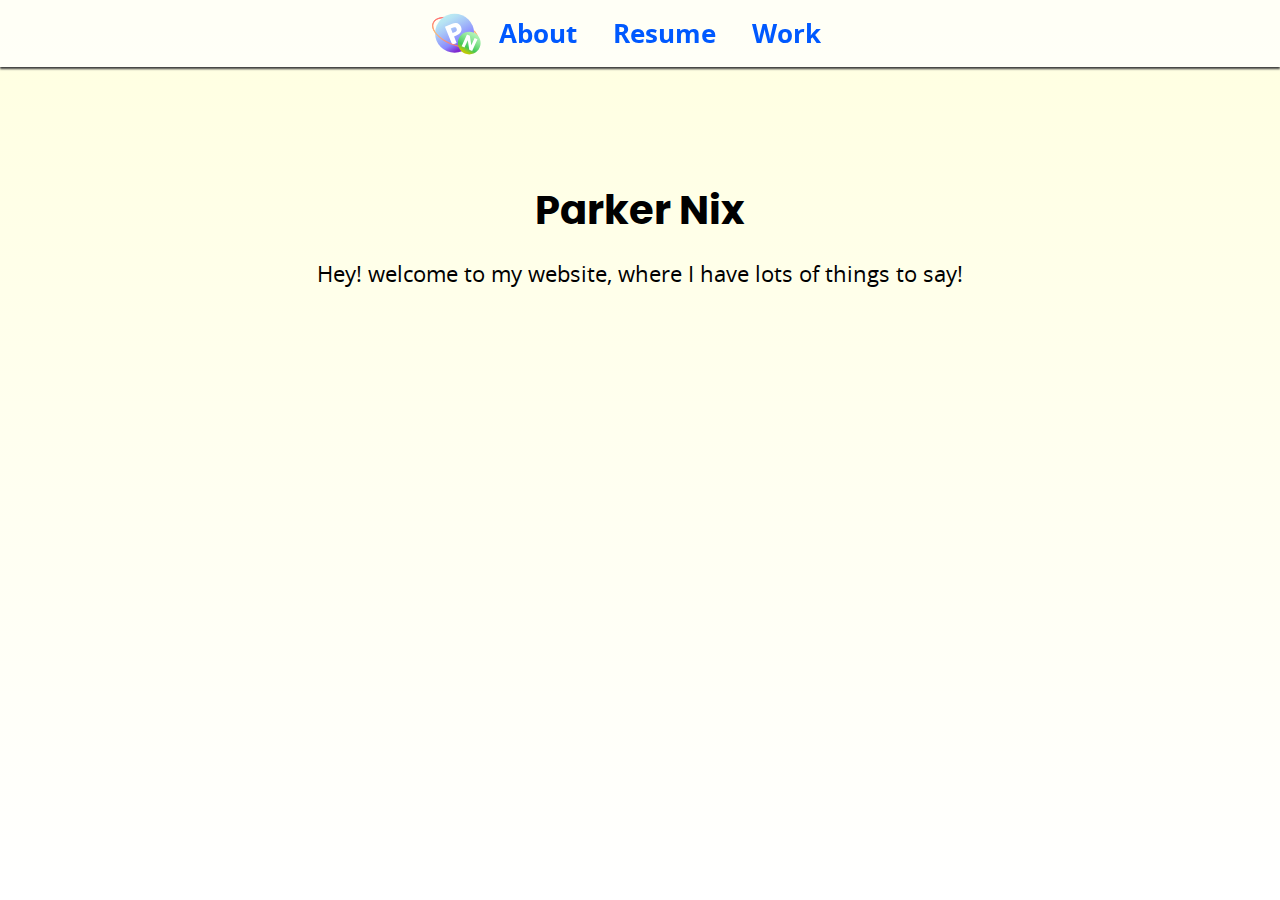
<file: index.html>
<!DOCTYPE html>
<head>
    <link rel= "Normalizer" href= "css/normalizer.css"/>
    <link rel= "stylesheet" href= "css/stylesheetresume.css"/>
    <link rel= "icon" type="image/x-icon" href="images/favicon.png">
    <meta name="viewport" content="width=device-width, initial-scale=1.0">
    <meta charset="UTF-8">
    <title>Home</title>
</head>
<body class="home">
<nav>
    <a href="index.html"><img src="images/Artboard 1.svg" alt="logo" class="logo"></a>
        <ul class="navlist">
            <li><a href="about_me.html" class="navabout">About</a></li>
            <li><a href="resume.html" class="navresume">Resume</a></li>
            <li><a href="works.html" class="navwork">Work</a></li>
        </ul>
 </nav>
<div class="greeting">
 <h1 class="welcome">Parker Nix</h1>
    <p class="hey">
    Hey! welcome to my website, where I have lots of things to say!
    </p>
</div>
</body>
</file>
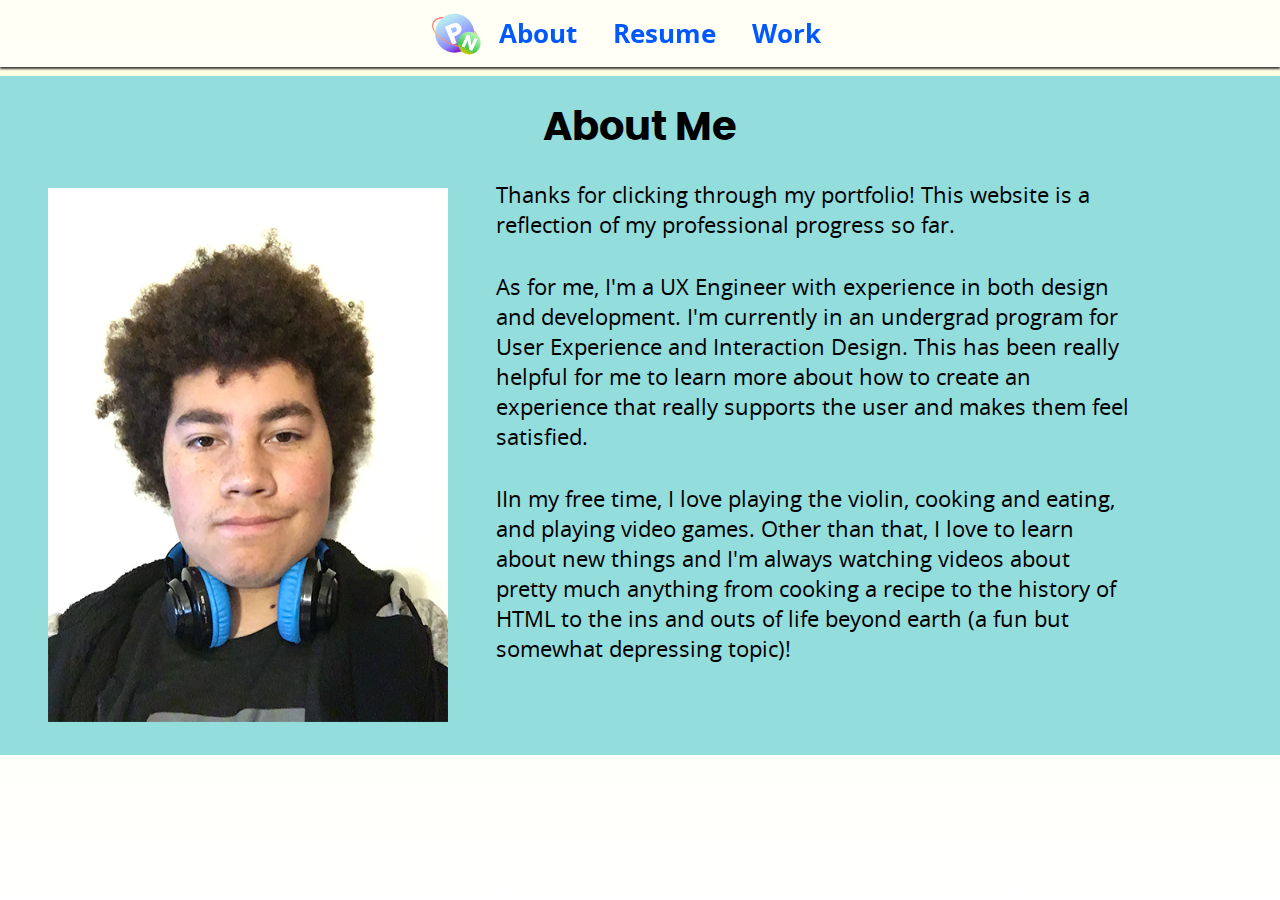
<file: about_me.html>
<!DOCTYPE html>
<head>
    <link rel= "Normalizer" href= "css/normalizer.css"/>
    <link rel= "stylesheet" href= "css/stylesheetresume.css"/>
    <link rel= "icon" type="image/x-icon" href="images/favicon.png">
    <meta name="viewport" content="width=device-width, initial-scale=1.0">
    <meta charset="UTF-8">
    <title>About Me</title>
</head>
<body class="aboutpage">
    <nav>
        <a href="index.html"><img src="images/Artboard 1.svg" alt="logo" class="logo"></a>
            <ul class="navlist">
                <li><a href="about_me.html" class="navabout">About</a></li>
                <li><a href="resume.html" class="navresume">Resume</a></li>
                <li><a href="works.html" class="navwork">Work</a></li>
            </ul>
     </nav>
    <div class="aboutmoi">
        <div class="aboutme">
            <h1 class="about">About Me</h1>
                <div class="abouttext">
                    <div class="img">
                        <picture>
                            <source media="(min-width: 960px)" srcset="images/me_x3.png">
                            <source media="(min-width: 650px)" srcset="images/me_x2.png">
                            <img src="images/me_small.png" alt="headshot">
                        </picture>
                    </div>
                    <div class="text">
                        <div class="textsmall">
                            <p class="one">Thanks for clicking through my portfolio! This website is a reflection of my professional progress so far.</p>
                        </div>
                        <p>As for me, I'm a UX Engineer with experience in both design and development. I'm currently in an undergrad program for User
                            Experience and Interaction Design. This has been really helpful for me to learn more about how to create an experience that 
                            really supports the user and makes them feel satisfied.</p>
                        <p>IIn my free time, I love playing the violin, cooking and eating, and playing video games. Other than that, I love to learn 
                            about new things and I'm always watching videos about pretty much anything from cooking a recipe to the history of HTML to 
                            the ins and outs of life beyond earth (a fun but somewhat depressing topic)!</p>
                    </div>
                </div>  
            </div>
        </div>
    </div>
</body>
</file>
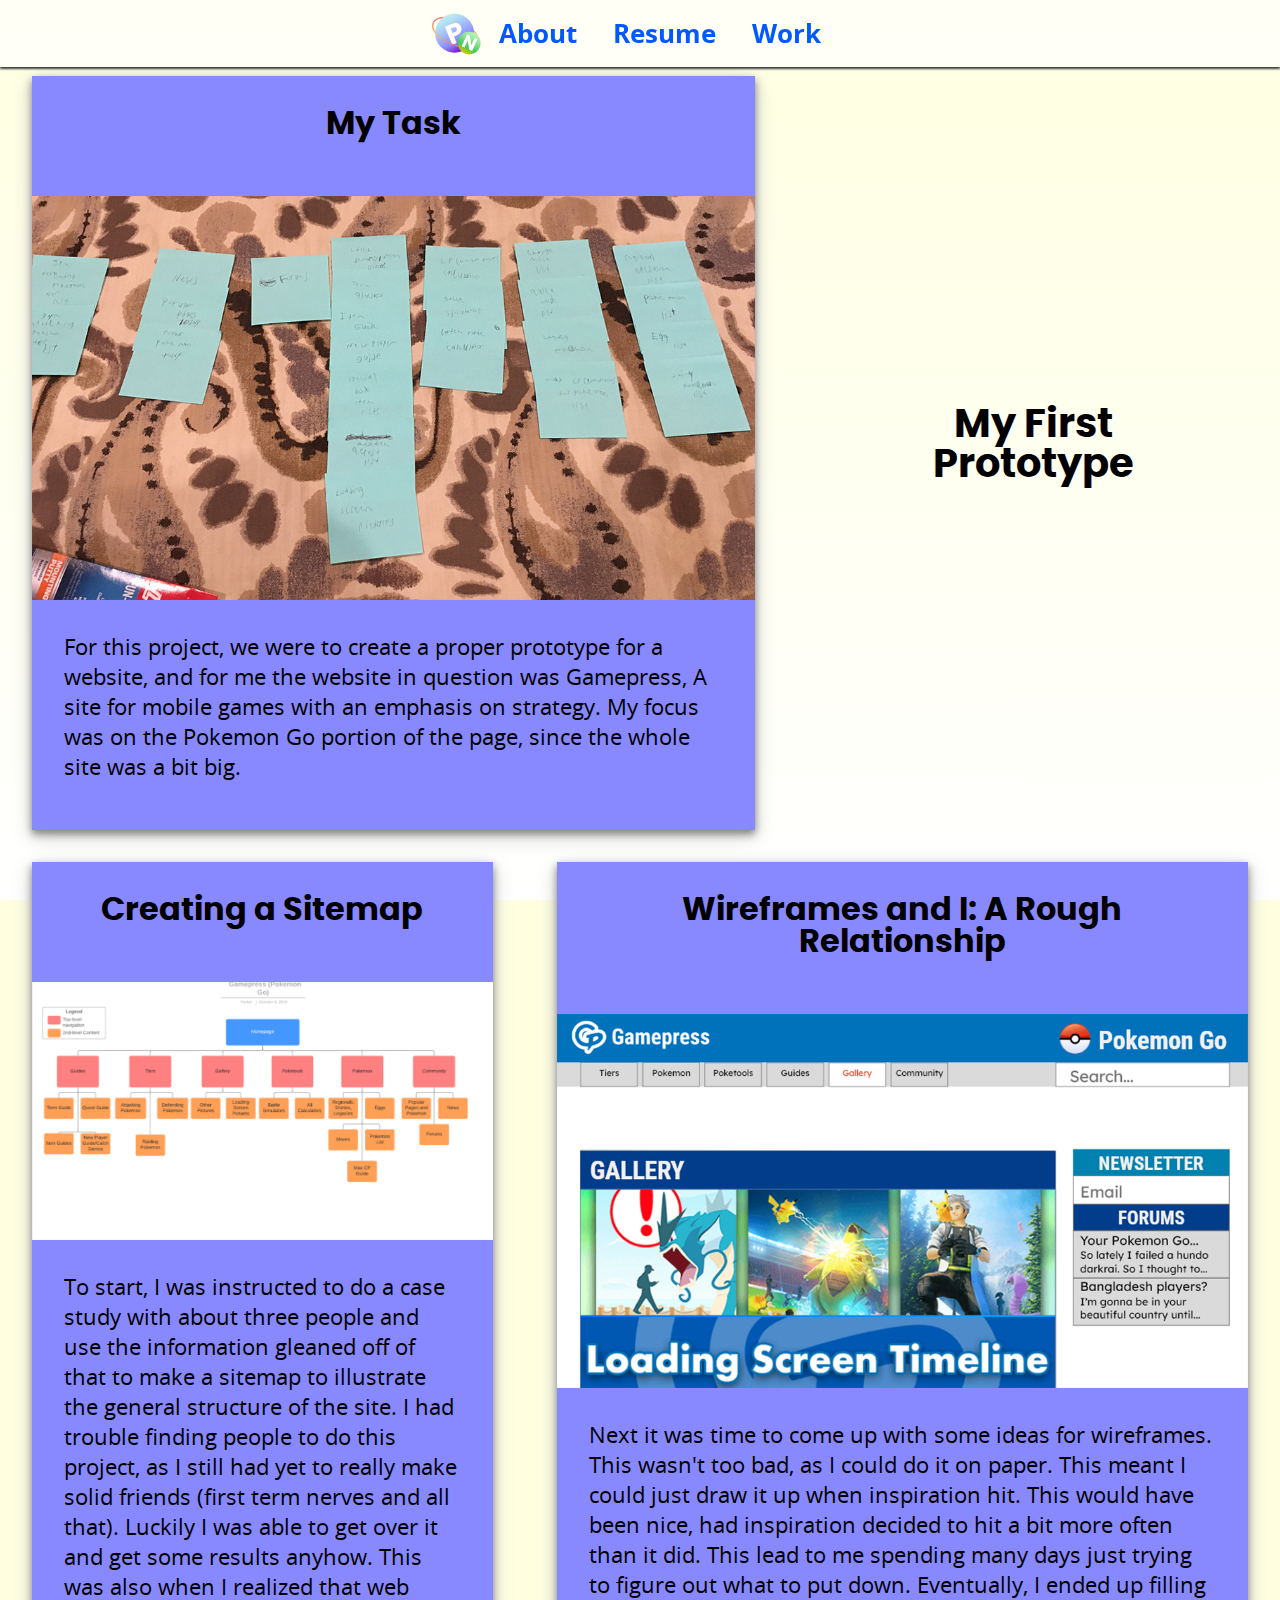
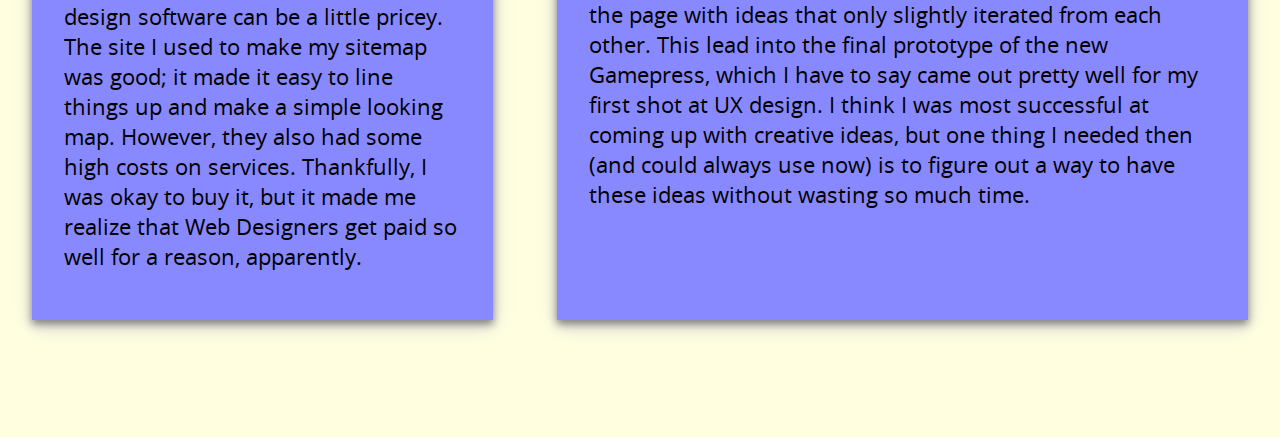
<file: first.html>
<!DOCTYPE HTML>
<head>
  <link rel= "Normalizer" href= "css/normalizer.css"/>
  <link rel= "stylesheet" href= "css/stylesheetresume.css"/>
  <link rel= "icon" type="image/x-icon" href="images/favicon.png">
  <meta name="viewport" content="width=device-width, initial-scale=1.0">
  <meta charset="UTF-8">
  <title>First Prototype</title>
</head>
<body class="bodywork">
  <nav>
    <a href="index.html"><img src="images/Artboard 1.svg" alt="logo" class="logo"></a>
        <ul class="navlist">
            <li><a href="about_me.html" class="navabout">About</a></li>
            <li><a href="resume.html" class="navresume">Resume</a></li>
            <li><a href="works.html" class="navwork">Work</a></li>
        </ul>
 </nav>
  <div class="casestudy" id="first">
    <div class="titlecs">
      <h1>My First Prototype</h1>
    </div>
    <div class="task">
      <h2>My Task</h2>
      <picture>
        <img srcset="images/casestew3x.png 1029w, 
        images/casestew2x.png 686w, 
        images/casestew.png 343w" 
        src="images/casestew.png" alt="card sort">
      </picture>
      <p>For this project, we were to create a proper prototype for a website, and for me the website in question was Gamepress, 
        A site for mobile games with an emphasis on strategy. My focus was on the Pokemon Go portion of the page, since the whole site 
        was a bit big.</p>
      </div>
    <div class="middle">
      <h2>Creating a Sitemap</h2>
      <picture>
        <img srcset="images/sitemap3x.png 1029w, 
        images/sitemap2x.png 686w, 
        images/sitemap.png 343w" 
        src="images/sitemap.png" alt="sitemap">
      </picture>
      <p>      
        To start, I was instructed to do a case study with about three people and use the information gleaned off of that to make a
        sitemap to illustrate the general structure of the site. I had trouble finding people to do this project, as I still had
        yet to really make solid friends (first term nerves and all that). Luckily I was able to get over it and get some 
        results anyhow. This was also when I realized that web design software can be a little pricey. The site I used to make my 
        sitemap was good; it made it easy to line things up and make a simple looking map. However, they also had some high costs 
        on services. Thankfully, I was okay to buy it, but it made me realize that Web Designers get paid so well for a reason, 
        apparently.</p>
      </div>


  <div class="ending">
    <h2>Wireframes and I: A Rough Relationship</h2>
    <picture>
      <img srcset="images/homepogo3x.png 1029w, 
      images/homepogo2x.png 686w, 
      images/homepogo.png 343w" 
      src="images/homepogo.png" alt="finished prototype">
    </picture>
    <p>Next it was time to come up with some ideas for wireframes. This wasn't too bad, as I could do it on paper. This meant I 
        could just draw it up when inspiration hit. This would have been nice, had inspiration decided to hit a bit more often than 
        it did. This lead to me spending many days just trying to figure out what to put down. Eventually, I ended up filling the 
        page with ideas that only slightly iterated from each other. This lead into the final prototype of the new Gamepress, which 
        I have to say came out pretty well for my first shot at UX design. I think I was most successful at coming up with creative 
        ideas, but one thing I needed then (and could always use now) is to figure out a way to have these ideas without wasting so 
        much time.</p>
    </div>
</div>
</body>
</file>
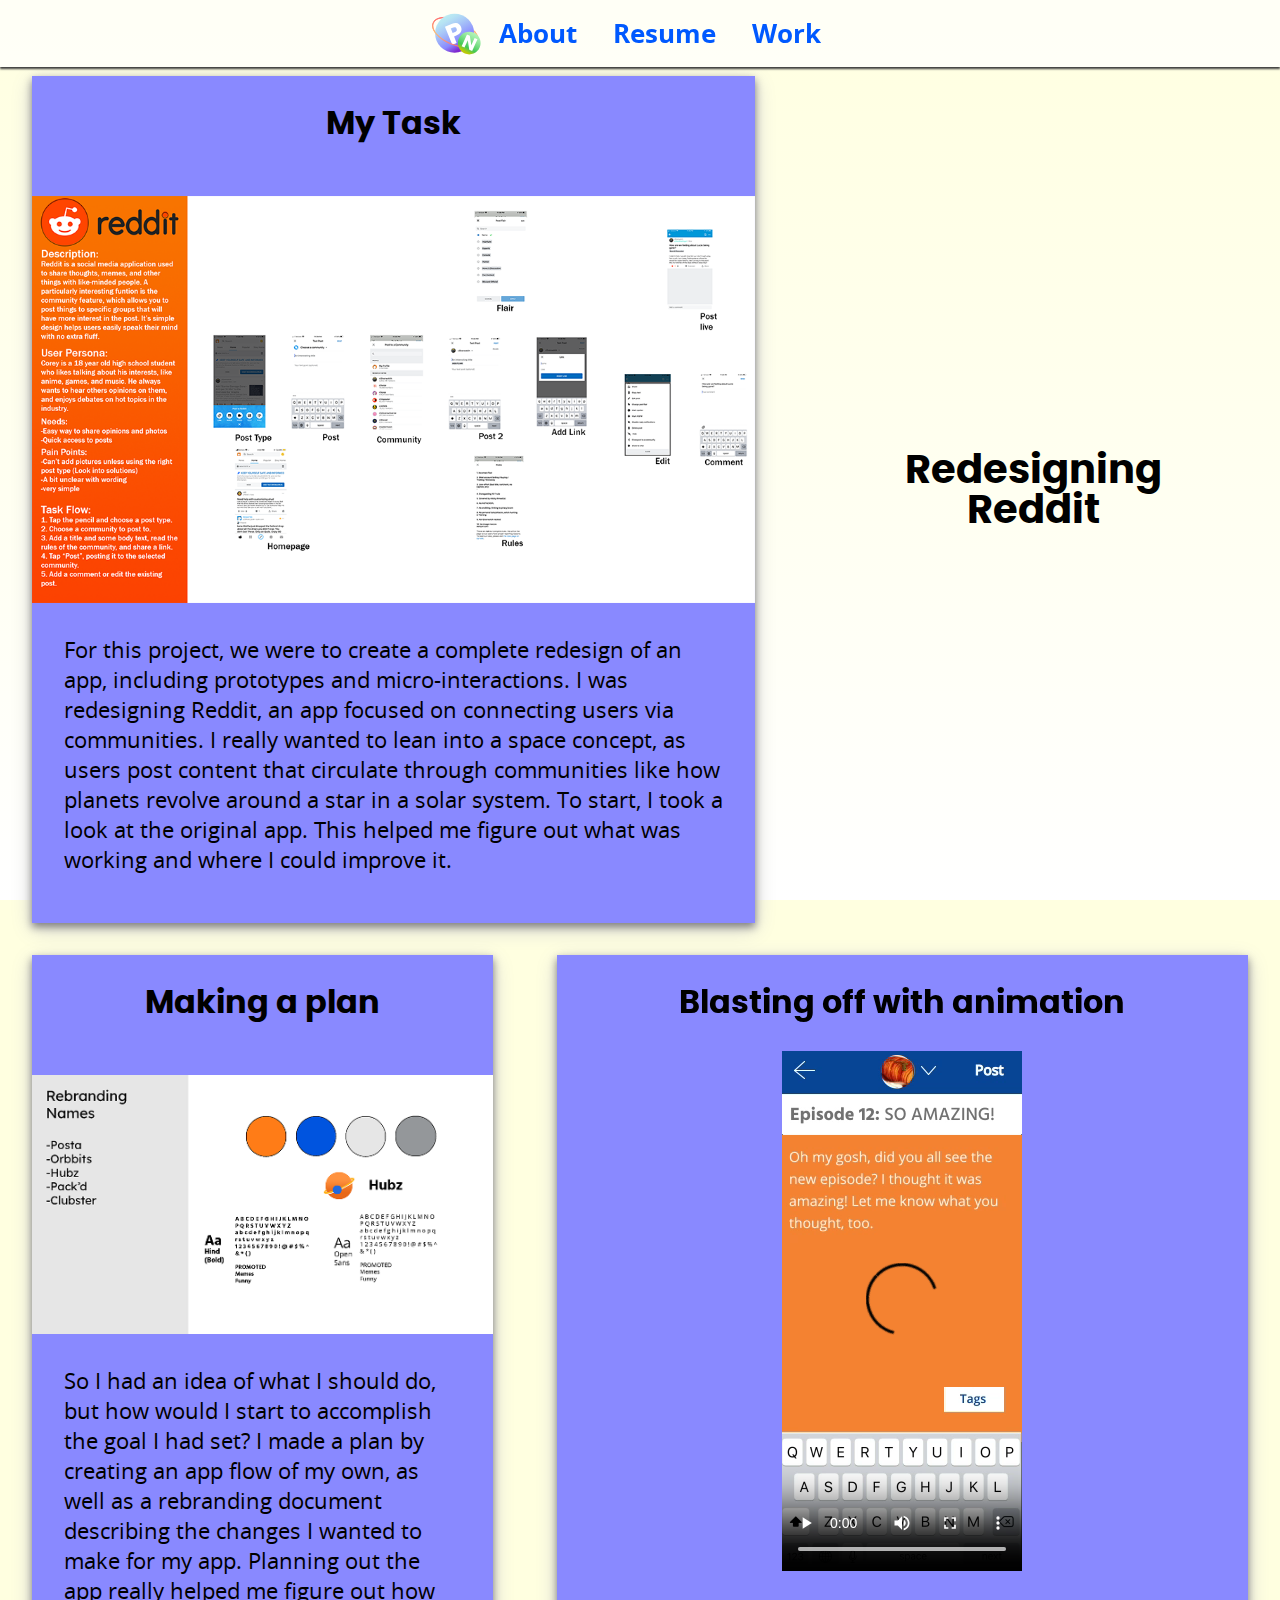
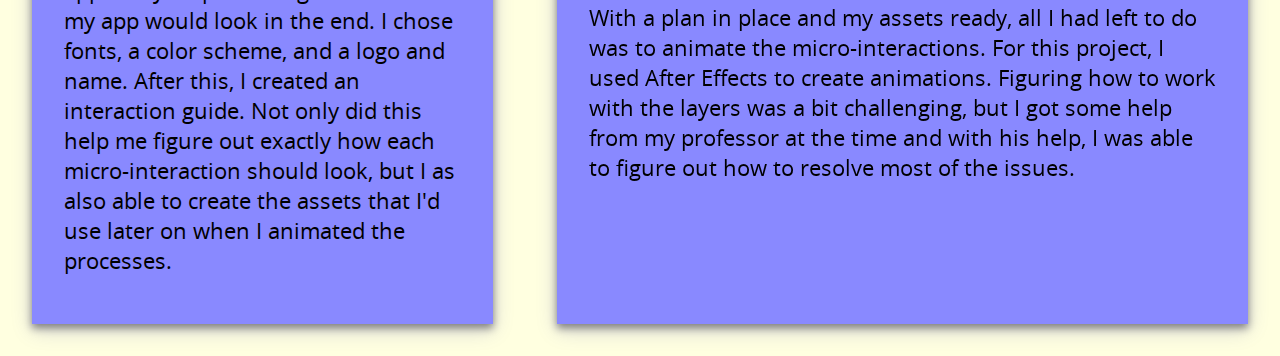
<file: reddit.html>
<!DOCTYPE HTML>
<head>
  <link rel= "Normalizer" href= "css/normalizer.css"/>
  <link rel= "stylesheet" href= "css/stylesheetresume.css"/>
  <link rel= "icon" type="image/x-icon" href="images/favicon.png">
  <meta name="viewport" content="width=device-width, initial-scale=1.0">
  <meta charset="UTF-8">
  <title>Redesigning Reddit</title>
</head>
<body class="bodywork">
  <nav>
    <a href="index.html"><img src="images/Artboard 1.svg" alt="logo" class="logo"></a>
        <ul class="navlist">
            <li><a href="about_me.html" class="navabout">About</a></li>
            <li><a href="resume.html" class="navresume">Resume</a></li>
            <li><a href="works.html" class="navwork">Work</a></li>
        </ul>
 </nav>
<div class="casestudy" id="reddit">
  <div class="titlecs">
    <h1>Redesigning Reddit</h1>
  </div>

  <div class="task">
    <h2>My Task</h2>
    <picture>
      <img srcset="images/appflow_small3x.png 1029w, 
      images/appflow_small2x.png 686w, 
      images/appflow_small.png 343w" 
      src="images/appflow_small.png" alt="app flow">
    </picture>
    <p>For this project, we were to create a complete redesign of an app, including prototypes and micro-interactions. I was 
      redesigning Reddit, an app focused on connecting users via communities. I really wanted to lean into a space concept, as 
      users post content that circulate through communities like how planets revolve around a star in a solar system. To start, I 
      took a look at the original app. This helped me figure out what was working and where I could improve it.</p>
    </div>
 <div class="middle">
    <h2>Making a plan</h2>
    <picture>
      <img srcset="images/rebrand3x.png 1029w, 
      images/rebrand2x.png 686w, 
      images/rebrand.png 343w" 
      src="images/rebrand.png" alt="rebranding">
    </picture>
    <p>      
      So I had an idea of what I should do, but how would I start to accomplish the goal I had set? I made a plan by creating an 
      app flow of my own, as well as a rebranding document describing the changes I wanted to make for my app. Planning out the app 
      really helped me figure out how my app would look in the end. I chose fonts, a color scheme, and a logo and name. After this, 
      I created an interaction guide. Not only did this help me figure out exactly how each micro-interaction should look, but I as 
      also able to create the assets that I'd use later on when I animated the processes.</p>
    </div>


  <div class="ending">
    <h2>Blasting off with animation</h2>
    <video controls>
      <source src="images/appload.mp4" type="video/mp4">
      Your browser does not support the video tag.
    </video>
    <p>With a plan in place and my assets ready, all I had left to do was to animate the micro-interactions. For this project, I 
      used After Effects to create animations. Figuring how to work with the layers was a bit challenging, but I got some help from 
      my professor at the time and with his help, I was able to figure out how to resolve most of the issues.</p>
    </div>
</div>
</body>
</file>
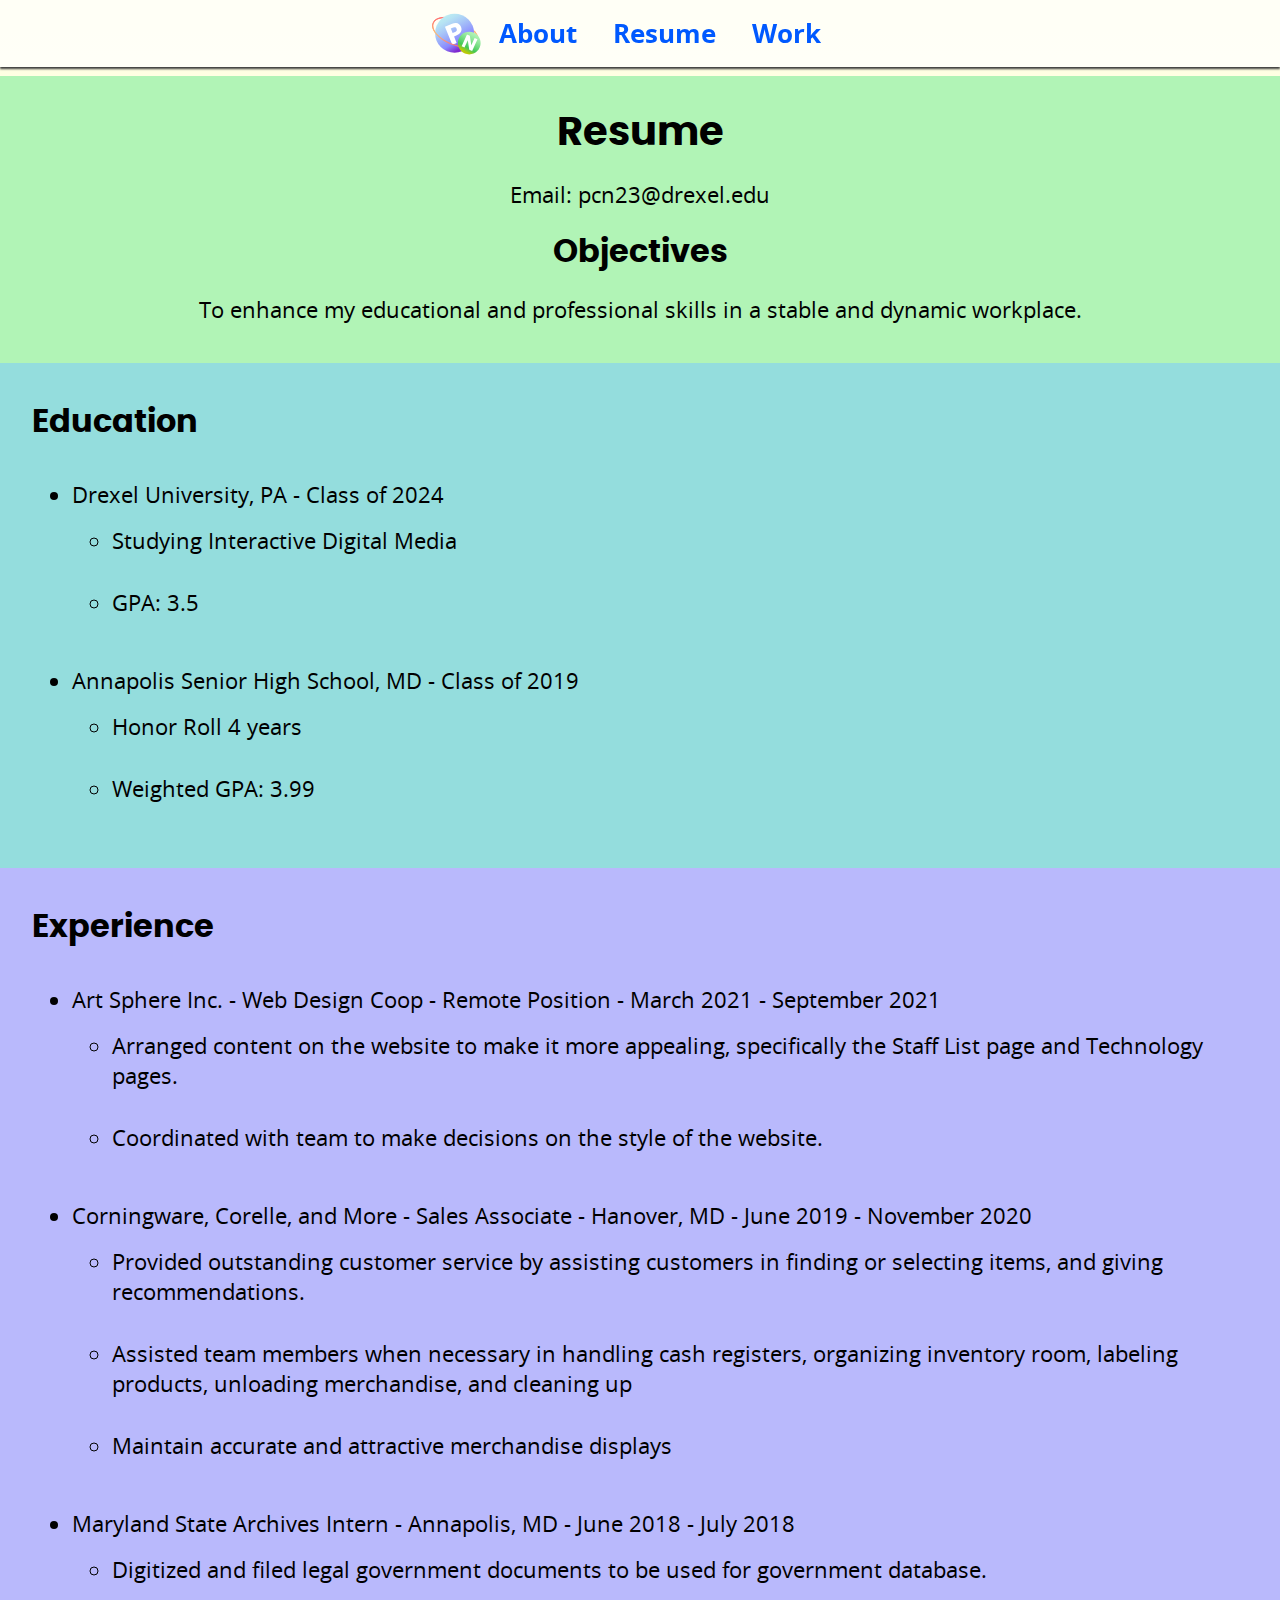
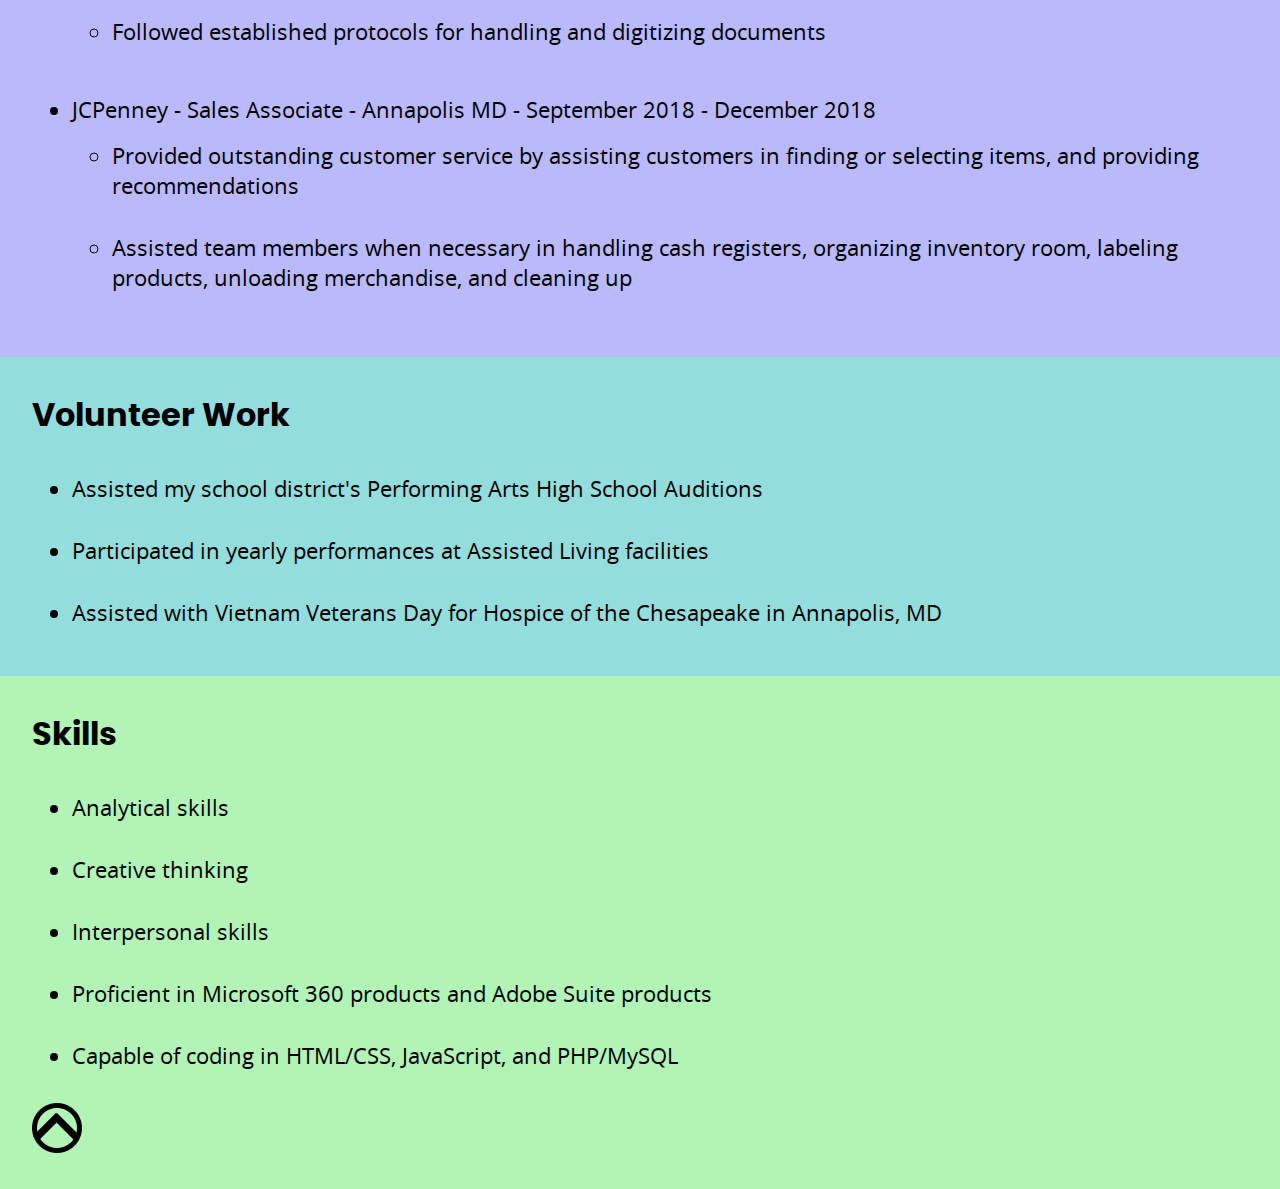
<file: resume.html>
<!DOCTYPE html>
<head>
    <link rel= "Normalizer" href= "css/normalizer.css"/>
    <link rel= "stylesheet" href= "css/stylesheetresume.css"/>
    <link rel= "icon" type="image/x-icon" href="images/favicon.png">
    <meta name="viewport" content="width=device-width, initial-scale=1.0">
    <meta charset="UTF-8">
    <title>Resume</title>
</head>
<body class="resumepage">
    <nav id="nav">
        <a href="index.html"><img src="images/Artboard 1.svg" alt="logo" class="logo"></a>
            <ul class="navlist">
                <li><a href="about_me.html" class="navabout">About</a></li>
                <li><a href="resume.html" class="navresume">Resume</a></li>
                <li><a href="works.html" class="navwork">Work</a></li>
            </ul>
     </nav>
    <div class="resumebody">
     <div class="Intro">
    <h1 id="top">Resume</h1>
    <p>
        Email: pcn23@drexel.edu
    </p>
    <h2>Objectives</h2>
    <p class="primary">To enhance my educational and professional skills in a stable and dynamic workplace.</p>
    </div>
    <div class="Education">
    <h2>Education</h2>
    <ul>
        <li> Drexel University, PA - Class of 2024
            <ul>
                <li>Studying Interactive Digital Media</li>
                <li>GPA: 3.5</li>
            </ul></li>
        <li> Annapolis Senior High School, MD - Class of 2019
            <ul>
                <li>Honor Roll 4 years</li>
                <li>Weighted GPA: 3.99</li>
            </ul></li>
    </ul>
    </div>
    <div class="Experience">
    <h2>Experience</h2>
    <ul>
        <li>Art Sphere Inc. - Web Design Coop - Remote Position - March 2021 - September 2021
            <ul>
                <li>Arranged content on the website to make it more appealing, specifically the Staff List page and Technology pages.</li>
                <li>Coordinated with team to make decisions on the style of the website.</li>
            </ul>
        </li>
        <li> Corningware, Corelle, and More - Sales Associate -  Hanover, MD - June 2019 - November 2020
            <ul>
                <li>Provided outstanding customer service by assisting customers in finding or selecting items, and giving recommendations.</li>
                <li>Assisted team members when necessary in handling cash registers, organizing inventory room, labeling products, unloading merchandise, and cleaning up</li>
                <li>Maintain accurate and attractive merchandise displays</li>
            </ul></li>
        <li> Maryland State Archives Intern - Annapolis, MD - June 2018 - July 2018
            <ul>
                <li>Digitized and filed legal government documents to be used for government database.</li>
                <li>Followed established protocols for handling and digitizing documents</li>
            </ul></li>
        <li>JCPenney - Sales Associate - Annapolis MD - September 2018 - December 2018
            <ul>
                <li>Provided outstanding customer service by assisting customers in finding or selecting items, and providing recommendations</li>
                <li>Assisted team members when necessary in handling cash registers, organizing inventory room, labeling products, unloading merchandise, and cleaning up</li>
            </ul>
        </li>
    </ul>
    </div>
    <div class="Volunteer">
    <h2>Volunteer Work</h2>
    <ul>
        <li>Assisted my school district's Performing Arts High School Auditions</li>
        <li>Participated in yearly performances at Assisted Living facilities</li>
        <li>Assisted with Vietnam Veterans Day for Hospice of the Chesapeake in Annapolis, MD</li>
    </ul>
    </div>
    <div class="Skills">
    <h2>Skills</h2>
    <ul>
        <li>Analytical skills</li>
        <li>Creative thinking</li>
        <li>Interpersonal skills</li>
        <li>Proficient in Microsoft 360 products and Adobe Suite products</li>
        <li>Capable of coding in HTML/CSS, JavaScript, and PHP/MySQL</li>
    </ul>
    <a href="#top"><img src="images/backtotop.png" alt="back to top"></a>
    </div>
    </div>
</body>
</file>
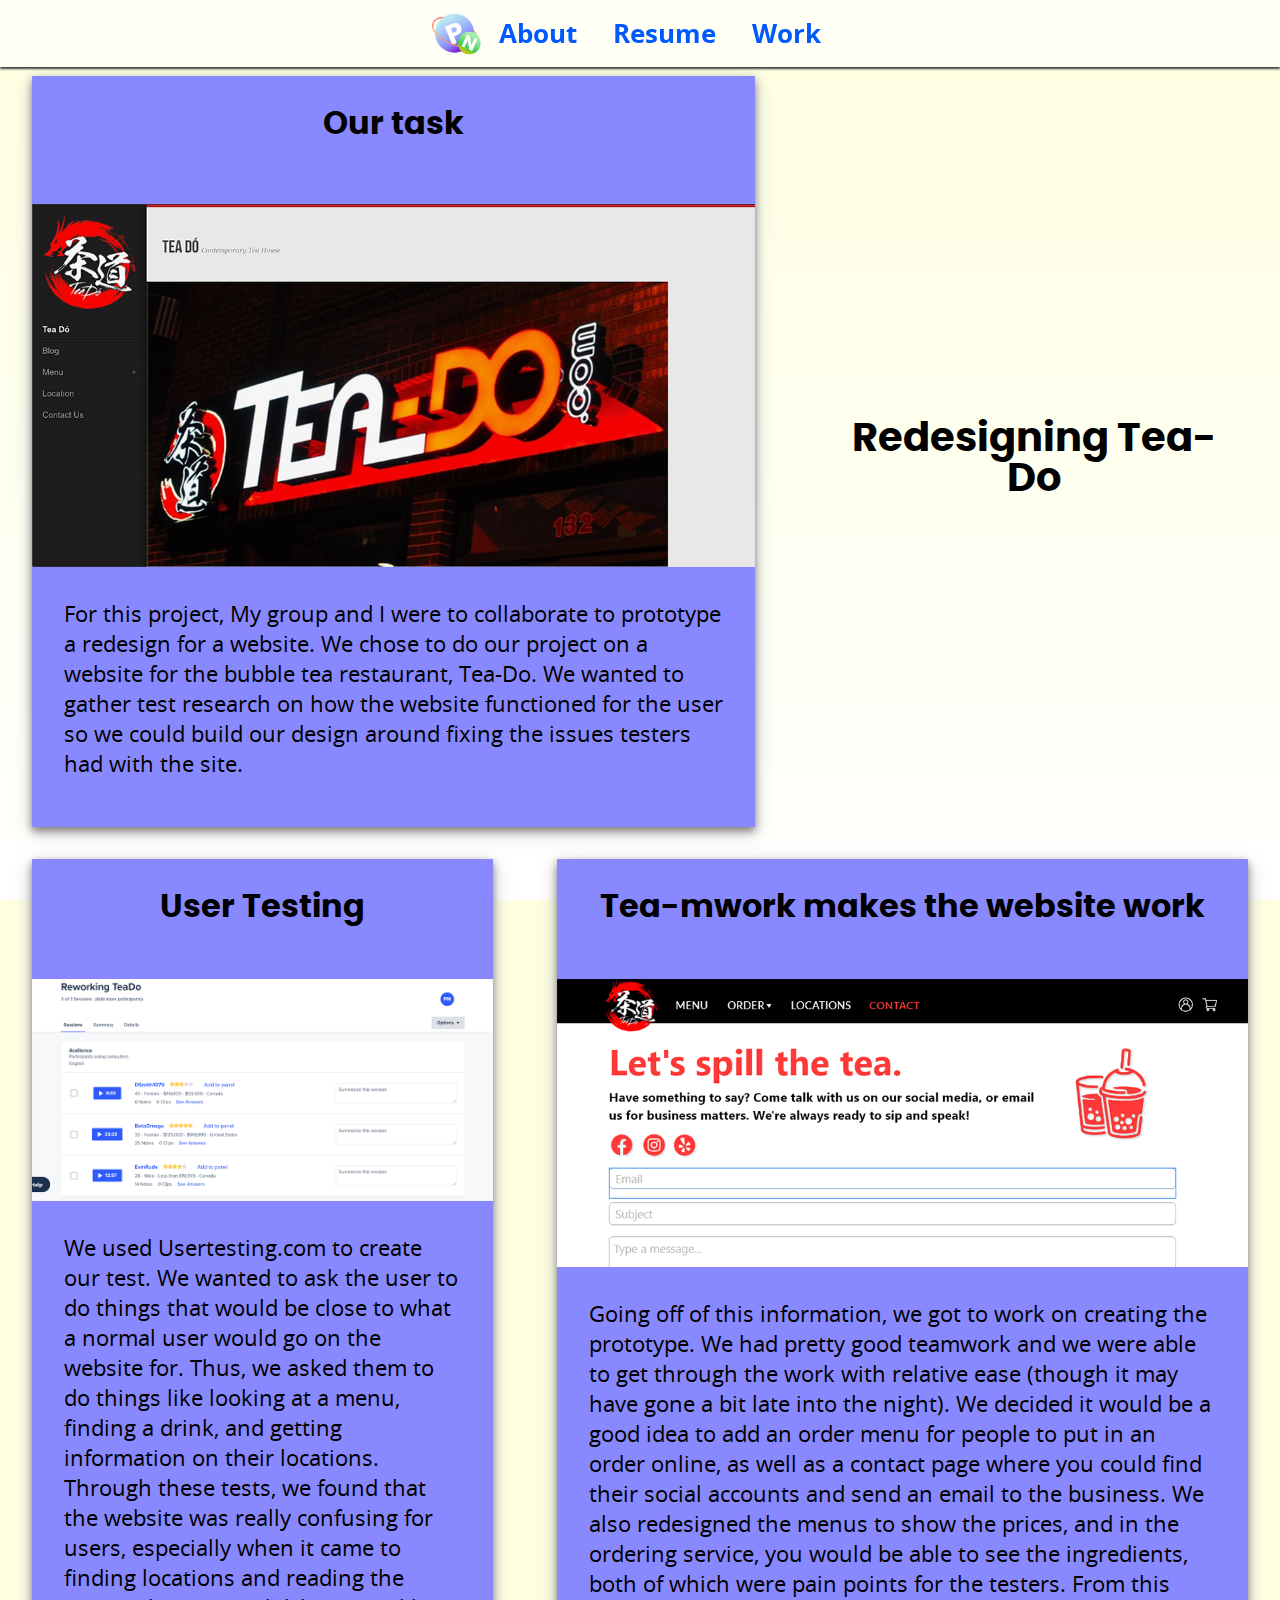
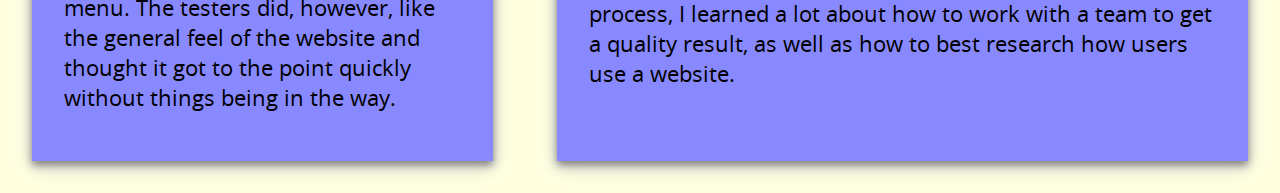
<file: teado.html>
<!DOCTYPE HTML>
<head>
  <link rel= "Normalizer" href= "css/normalizer.css"/>
  <link rel= "stylesheet" href= "css/stylesheetresume.css"/>
  <link rel= "icon" type="image/x-icon" href="images/favicon.png">
  <meta name="viewport" content="width=device-width, initial-scale=1.0">
  <meta charset="UTF-8">
  <title>Redesigning Tea-do</title>
</head>
<body class="bodywork">
  <nav>
    <a href="index.html"><img src="images/Artboard 1.svg" alt="logo" class="logo"></a>
        <ul class="navlist">
            <li><a href="about_me.html" class="navabout">About</a></li>
            <li><a href="resume.html" class="navresume">Resume</a></li>
            <li><a href="works.html" class="navwork">Work</a></li>
        </ul>
 </nav>
<div class="casestudy" id="teado">
  <h1 class="title">Redesigning Tea-Do</h1>

  <div class="task">
    <div class="titlecs">
      <h2>Our task</h2>
    </div>
    <picture>
      <img srcset="images/originalsite3x.png 1029w, 
      images/originalsite2x.png 686w, 
      images/originalsite1x.png 343w" 
      sizes="(min-width: 960px) 58.6vw, (min-width: 650px) 48.7vw, 100%" 
      src="images/originalsite1x.png" alt="original site">
    </picture>
    <p>For this project, My group and I were to collaborate to prototype a redesign for a website. We chose to do our project on a 
      website for the bubble tea restaurant, Tea-Do. We wanted to gather test research on how the website functioned for the user so 
      we could build our design around fixing the issues testers had with the site.</p>
    </div>
 <div class="middle">
    <h2 class="midp">User Testing</h2>
    <picture>
    <img srcset="images/usertesting3x.png 1029w, 
    images/usertesting2x.png 686w, 
    images/usertesting.png 343w" 
    src="images/usertesting.png" alt="user testing" class="midpic">
    </picture>
    <p class="midp">      
      We used Usertesting.com to create our test. We wanted to ask the user to do things that would be close to what a normal user 
      would go on the website for. Thus, we asked them to do things like looking at a menu, finding a drink, and getting information 
      on their locations. Through these tests, we found that the website was really confusing for users, especially when it came to 
      finding locations and reading the menu. The testers did, however, like the general feel of the website and thought it got to the 
      point quickly without things being in the way.</p>
    </div>


  <div class="ending">
    <h2 class="endp">Tea-mwork makes the website work</h2>
    <picture>
      <img srcset="images/contact3x.png 1029w, 
      images/contact2x.png 686w, 
      images/contact.png 343w" 
      src="images/contact_small.png" alt="homepage">
    </picture>
    <p class="endp">Going off of this information, we got to work on creating the prototype. We had pretty good teamwork and we were able to get
      through the work with relative ease (though it may have gone a bit late into the night). We decided it would be a good idea 
      to add an order menu for people to put in an order online, as well as a contact page where you could find their social accounts 
      and send an email to the business. We also redesigned the menus to show the prices, and in the ordering service, you would be 
      able to see the ingredients, both of which were pain points for the testers. From this process, I learned a lot about how to 
      work with a team to get a quality result, as well as how to best research how users use a website.</p>
    </div>
</div>
</body>
</file>
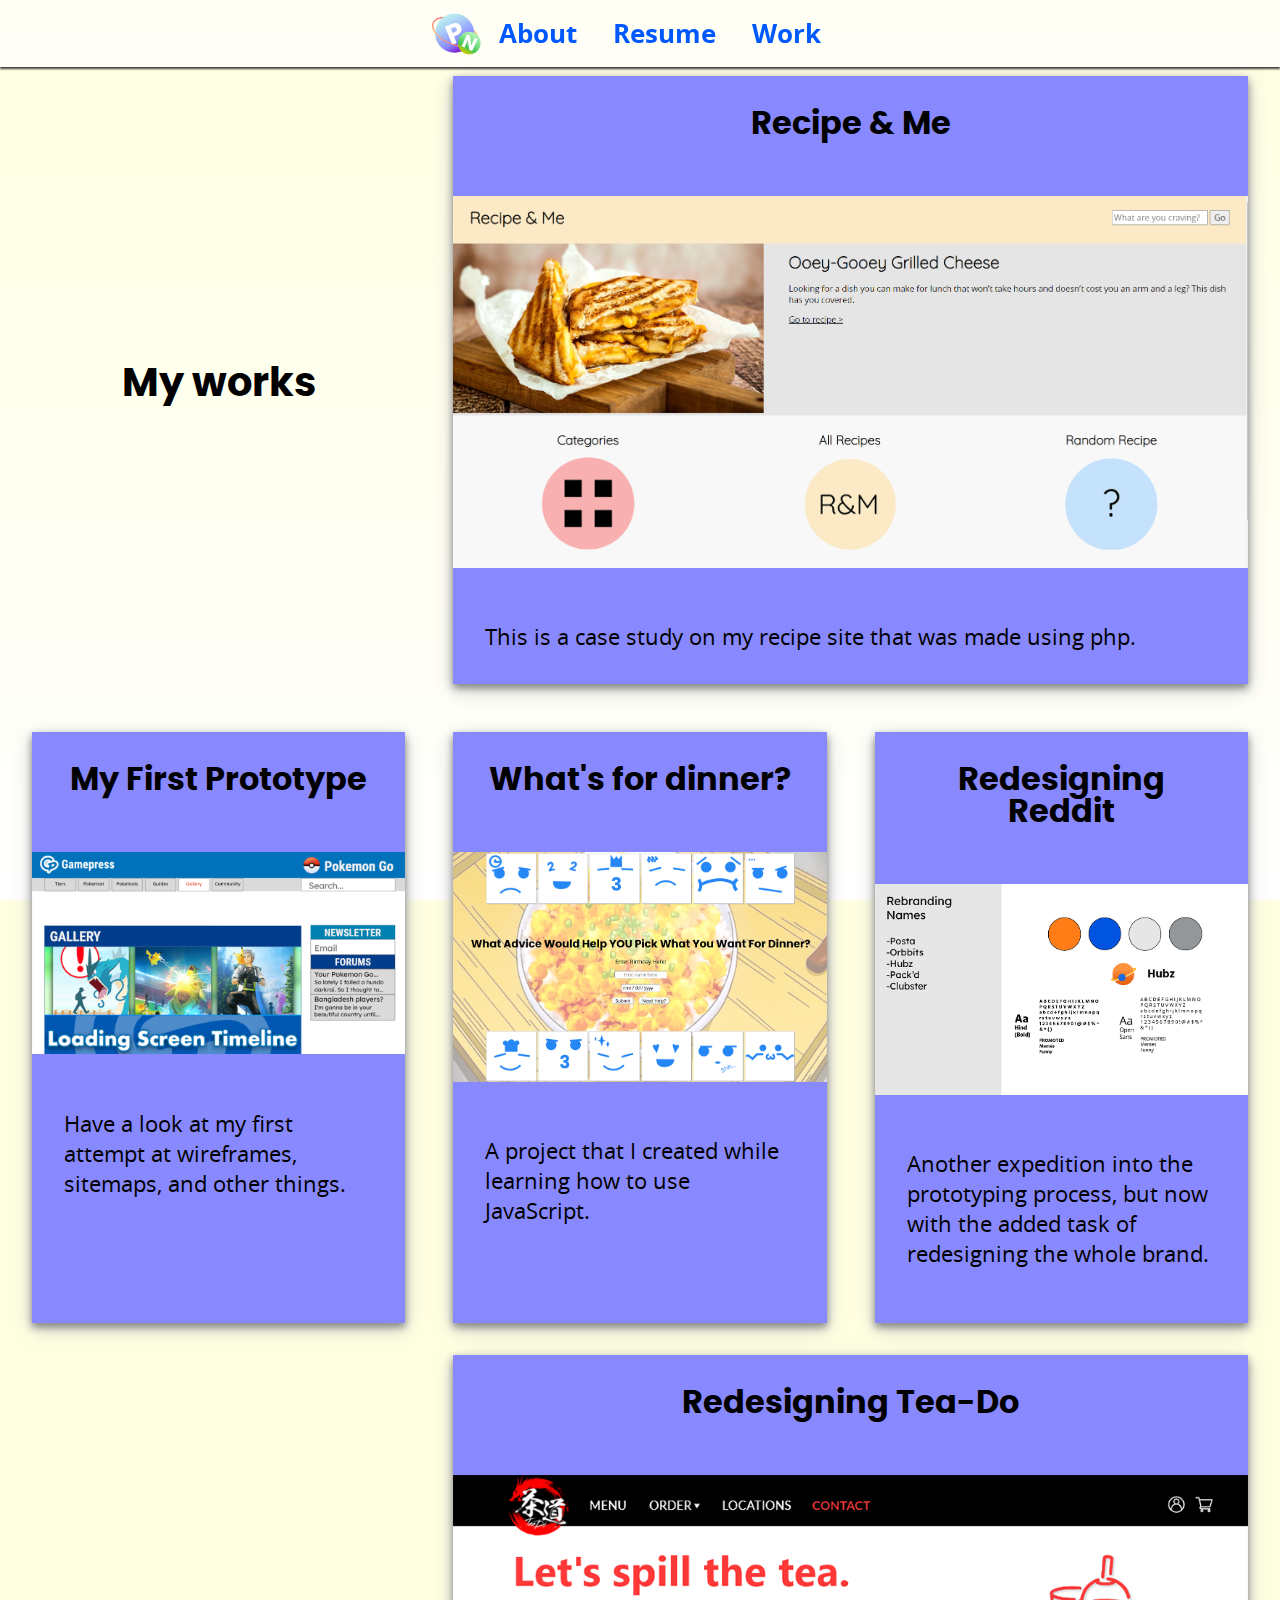
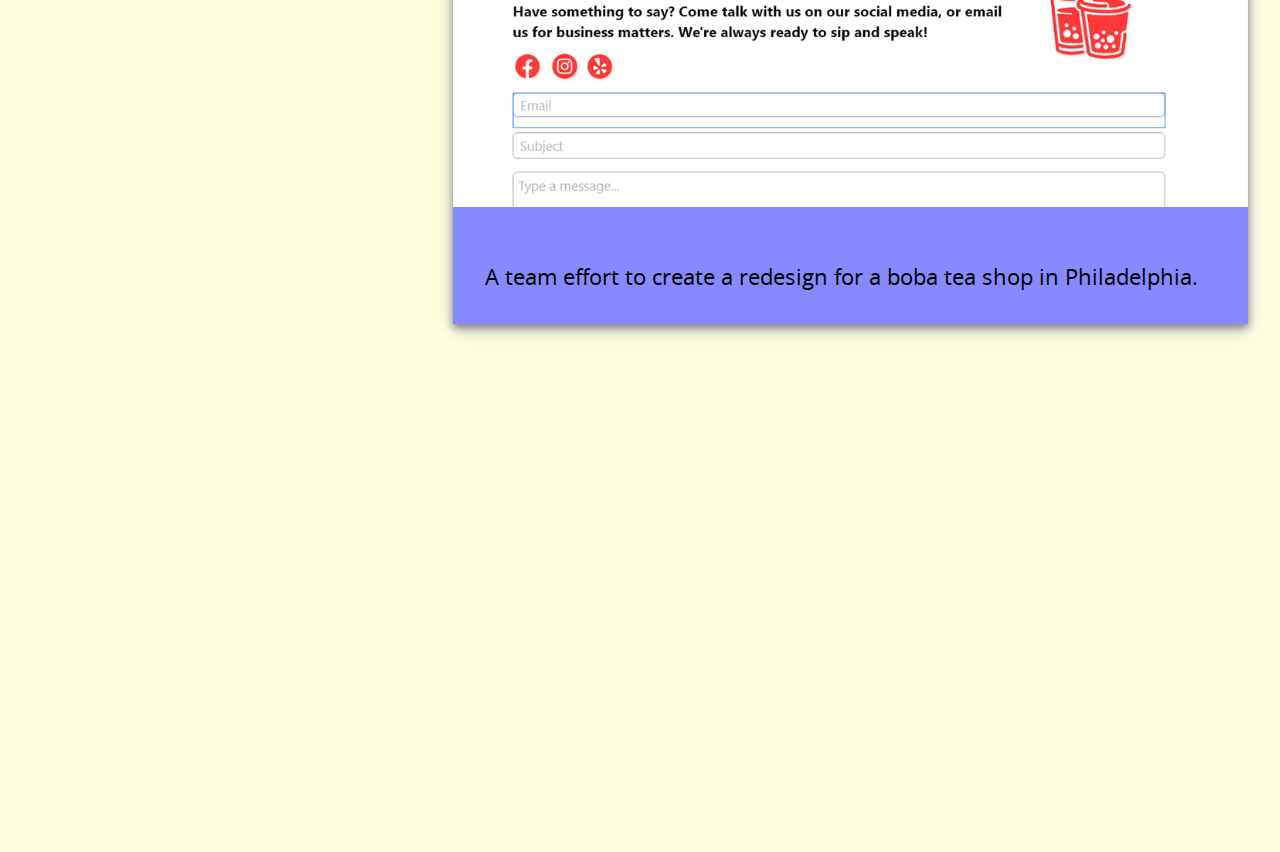
<file: works.html>
<!DOCTYPE HTML>
<head>
  <link rel= "Normalizer" href= "css/normalizer.css"/>
  <link rel= "stylesheet" href= "css/stylesheetresume.css"/>
  <link rel= "icon" type="image/x-icon" href="images/favicon.png">
  <meta name="viewport" content="width=device-width, initial-scale=1.0">
  <meta charset="UTF-8">
  <title>Work</title>
</head>
<body class="bodywork">
  <nav>
    <a href="index.html"><img src="images/Artboard 1.svg" alt="logo" class="logo"></a>
        <ul class="navlist">
            <li><a href="about_me.html" class="navabout">About</a></li>
            <li><a href="resume.html" class="navresume">Resume</a></li>
            <li><a href="works.html" class="navwork">Work</a></li>
        </ul>
 </nav>
<div class="workbody">
  <div class="items">
    <div class="title">
    <h1>My works</h1>
    </div>
    <div class="first">
      <a href="first.html"><h2>My First Prototype</h2>
      <picture>
        <img srcset="images/homepogo3x.png 1029w, 
        images/homepogo2x.png 686w, 
        images/homepogo.png 343w" 
        src="images/homepogo.png" alt="finished prototype">
      </picture>
      <p>Have a look at my first attempt at wireframes, sitemaps, and other things.</p></a>
    </div>
    <div class="redesign">
      <a href="reddit.html"><h2>Redesigning Reddit</h2>
        <picture>
          <img srcset="images/rebrand3x.png 1029w, 
          images/rebrand2x.png 686w, 
          images/rebrand.png 343w" 
          src="images/rebrand.png" alt="rebranding">
        </picture>
      <p>Another expedition into the prototyping process, but now with the added task of redesigning the whole brand.</p></a>
    </div>
    <div class="teado">
      <a href="https://parkerishere.com/IDM232/case_study.php".html"><h2>Recipe & Me</h2>
        <picture>
          <img src="images/Alpha.png" alt="Alpha build">
        </picture>
        <p>This is a case study on my recipe site that was made using php.</p></a>
    </div>
    <div class="jsproject">
      <a href="IDM231-pcn23/whats_for_dinner.html"><h2>What's for dinner?</h2>
      <picture>
        <img srcset="images/jsproject3x.png 1029w,
        images/jsproject2x.png 686w,
        images/jsproject1x.png 343w"
        src="images/jsproject1x.png" alt="homepage">
      </picture>
      <p>A project that I created while learning how to use JavaScript.</p>
      </a>
    </div>
  </div>
  <div class="items">
    <div class="title">
    </div>
    <div class="teado">
      <a href="teado.html"><h2>Redesigning Tea-Do</h2>
        <picture>
          <img srcset="images/contact3x.png 1029w, 
          images/contact2x.png 686w, 
          images/contact.png 343w" 
          src="images/contact.png" alt="homepage">
        </picture>
        <p>A team effort to create a redesign for a boba tea shop in Philadelphia.</p></a>
  </div>
</div>
</body>
</file>
<file: css/stylesheetresume.css>
/*fonts*/
@font-face {
  font-family: 'open_sans';
 src: url('../fonts/opensans-regular-webfont.woff2') format('woff2');
 font-weight: normal;
 font-style: normal;
}
 
@font-face {
 font-family: 'open_sans';
 src: url('../fonts/opensans-bold-webfont.woff2') format('woff2');
 font-weight: bold;
 font-style: normal;
}

@font-face {
 font-family: 'poppins';
 src: url('../fonts/poppins-regular-webfont.woff2') format('woff2');
 font-weight: normal;
 font-style: normal;
}

@font-face {
 font-family: 'poppins';
 src: url('../fonts/poppins-bold-webfont.woff2') format('woff2');
 font-weight: bold;
 font-style: normal;
}

/*setup*/
html {
 box-sizing: border-box; 
 -webkit-text-size-adjust: 100%; /* Prevent font scaling in landscape while allowing user zoom */
}

body {
 padding: 0;
 margin: 0;
 background-image: linear-gradient(lightyellow, white);
 height: 100%;
 background-repeat: no-repeat;
 background-attachment: fixed;
}

/*nav bar*/
nav {
 z-index: 10;
 background-color: rgba(255, 255, 255, 0.705);
 box-shadow: 0 2px 2px 0 rgb(59, 59, 59), 0 6px 20px 0 rgba(41, 41, 41, 0);
}

.logo {
 display: inline;
 width: 3.25rem;
 padding: .3rem 0 .5rem .75rem;
 float: left;
}

ul.navlist {
 list-style: none;
 display: inline;
 margin: 1rem .5rem 1rem 0;
 padding: 0 0 0 1rem;
 float: right;
}

.navlist li {
 font-size: 1.5rem;
 font-weight: bold;
 display: inline;
 padding-right: .3rem;
}

/*home*/
.home {
 background-color: lightyellow;
}

.greeting {
 text-align: center;
 position: relative;
 top: 10rem;
 padding: 2rem;
}

.welcome {
  margin-top: 0;
}

.hey {
  margin-bottom: 0;
}

/*about me*/
body.aboutpage {
  background-color: rgb(148, 221, 221);
}

.about {
 margin: 0;
}

.aboutmoi {
 background-color: rgb(148, 221, 221);
 position: relative;
 top: 4.75rem;
 margin-bottom: 4.75rem;
}

.aboutme {
 padding: 2rem 2rem 0;
}

.abouttext {
 padding: 0 0 .1rem;
 margin-top: 1rem;
}

.abouttext p {
 margin: 1rem 0 2rem;
}

.abouttext img {
 display: block;
 margin: 2rem auto 2rem;
}

/*resume*/
body.resumepage {
  background-color: #b1f4b6;
}

.resumebody {
 position: relative;
 top: 4.75rem;
}

#top {
 margin-top: 1.3rem;
}

.Intro, .Skills, .Education, .Volunteer, .Experience {
 padding: 1rem 2rem;
}

.Skills li, .Education li, .Volunteer li, .Experience li {
  max-width: 1270px;
  padding: 1rem 0;
}

.Intro, .Skills { 
 background-color: #b1f4b6;
}
 
.Intro { 
 text-align: center;
}

.Education, .Volunteer { 
 background-color: rgb(148, 221, 221); 
}

.Experience { 
 background-color: #b9b9fc; 
}

.Skills {
 padding-bottom: 1.9rem;
}

.Skills img {
  width: initial;
}

/*work and case studies*/

.workbody h1, .casestudy h1 {
  margin: 2rem 0 1rem;
}

.workbody h2, .casestudy h2 {
  margin: 0;
}

.casestudy a, .casestudy a:visited, .casestudy a:hover, .casestudy a:active, .workbody a, .workbody a:visited, .workbody a:hover, .workbody a:active {
  color: black;
}

.work p, .casestudy p {
 margin: 0 0 1rem;
}

.bodywork {
 background-color: lightyellow;
}

.workbody h1, .workbody h2, .casestudy h1, .casestudy h2 {
 text-align: center;
}

.workbody h1, .workbody h2, .workbody p, .casestudy h1, .casestudy h2, .casestudy p {
 padding: 2rem;
}

.workbody img, .casestudy img, .casestudy video {
 display: block;
 margin-left: auto;
 margin-right: auto;
}

.task, .middle, .ending {
 margin: 0 0 2rem;
}

.workbody {
  margin: 0 0 1rem;
}

.teado p {
 margin-bottom: 0;
}

.first, .redesign, .teado, .jsproject, .task, .middle, .ending {
 background-color: #8989ff;
 box-shadow: 0 4px 8px 0 grey, 0 6px 20px 0 lightgray;
}

.img img, .casestudy img, .workbody img {
  margin-top: 1.5rem;
  width: 100%;
}

/*general*/
.work p, .work h2, .casestudy, .parker, .greeting  {
  color: black;
}

a {
 text-decoration: none;
}

nav a:link,nav a:visited { 
 color: rgb(0, 89, 255); 
}

nav a:active { 
 color: rgb(0, 217, 255); 
}
 
a.navabout:active  { 
 color: rgb(148, 221, 221); 
}

a.navresume:active { 
 color: #b1f4b6; 
}

a.navwork:active { 
 color: #8989ff; 
}

p, li {
 font-size: 1rem;
}

h1 {
 font-size: 1.7rem;
}
 
h2 {
 font-size: 1.3rem;
}

p, a, li {
 font-family: 'open_sans', Arial, Helvetica, sans-serif;
}

.parker, h1, h2, h3 {
font-family: 'poppins', Arial, Helvetica, sans-serif;
}

/*mobile stuff*/
@media (min-width: 240px) {
  nav {
    position: fixed;
    width: 100%;
  }

  .navlist li {
    padding-right: .5rem;
  }

  .about {
    text-align: center;
  }

  .workbody, .casestudy {
    position: relative;
    top: 4.75rem;
  }
  
  .items, .casestudy {
    display: flex;
    flex-direction: column;
    justify-content: space-around;
  }

  .first, .teado, .redesign, .jsproject, .task, .middle, .ending, .titlecs, .title {
    margin: 0 1rem 2rem;
  }

  .title h1 {
    padding: 1.5rem 2rem 0;
  }

  .workbody h1, .casestudy h1 {
    margin: 0 0 1rem;
  }
}

/*tablet stuff*/
@media (min-width: 650px) {

  .navlist li {
    padding-right: 2rem;
  }
  
  .items {
    display: grid;
    grid-template-columns: repeat(2, 1fr);
    grid-template-rows: .3fr 1fr .80fr .80fr;
    grid-template-areas:
    'title title'
    'teado teado'
    'first redesign'
    'jsproject .';
    gap: 1rem 1rem;
    margin: 0 1rem 1rem;
  }

  .first {
    grid-area: first;
  }
  
  .redesign {
    grid-area: redesign;
    align-self: stretch;
  }
  
  .teado {
    grid-area: teado;
  }

  .jsproject {
    grid-area: jsproject;
  }
  
  .title {
    grid-area: title;
    align-self: center;
  }


  .casestudy {
    display: grid;
    grid-template-columns: repeat(4, 1fr);
    grid-template-rows: .6fr .8fr 1fr;
    grid-template-areas: 
    'task task task title'
    'middle middle middle middle'
    'ending ending ending ending';
    gap: 0 2rem;
    padding: 1rem 1rem 0;
  }

  .task {
    grid-area: task;
    padding: 0;
  }

  .titlecs {
    grid-area: title;
    align-self: center;
  }

  .middle {
   grid-area: middle;
  }

  .ending {
    grid-area: ending;
  }

  
  .abouttext {
    display: grid;
    grid-template-columns: .5fr 1fr;
    grid-template-rows: 1fr;
    grid-template-areas: 
    'img text';
    column-gap: 1rem;
  }

  .img {
    grid-area: img;
  }

  .img img, .casestudy img, .workbody img {
    margin-top: 1.5rem;
    width: 100%;
  }

  .text {
    grid-area: text;
  }

  p, li {
    font-size: 1.3rem;
  }

  h2 {
    font-size: 1.6rem;
  }

  h1 {
    font-size: 2rem;
  }
}

/*large screen stuff*/
@media (min-width: 960px) {
  nav {
    display: flex;
    justify-content: center;
  }

  .items {
  display: grid;
  grid-template-columns: repeat(3, 1fr);
  grid-template-rows: 1fr .80fr;
  grid-template-areas:
  'title teado teado'
  'first jsproject redesign';
  gap: 1rem 1rem;
  margin: 0 1rem 0;
  }

  .first {
    grid-area: first;
  }

  .redesign {
    grid-area: redesign;
    align-self: stretch;
  }

  .teado {
    grid-area: teado;
  }

  .jsproject {
    grid-area: jsproject;
  }

  .title {
    grid-area: title;
    align-self: center;
  }

  .casestudy {
    display: grid;
    grid-template-columns: .5fr .5fr .5fr 1fr;
    grid-template-rows: .8fr 1fr;
    grid-template-areas: 
    'task task task title'
    'middle middle ending ending';
    gap: 0 2rem;
    padding: 0 1rem 0;
  }

  .task {
    grid-area: task;
    padding: 0;
  }

  .titlecs {
    grid-area: title;
    align-self: center;
  }

  .middle {
    grid-area: middle;
  }

  .ending {
    grid-area: ending;
  }

  .abouttext {
    display: grid;
    grid-template-columns: .5fr 1fr;
    grid-template-rows: 1fr;
    grid-template-areas: 
    'img text';
    column-gap: 1rem;
  }

  .img {
    grid-area: img;
  }

  .img img {
    margin-top: 1.5rem;
    padding-left: 1rem;
  }

  .text {
    grid-area: text;
  }

  .about h1 {
    font-size: 3rem;
  }

  .text p {
    padding-left: 3rem;
    max-width: 80%;
  }

  p, li {
    font-size: 1.4rem;
  }

  h1 {
    font-size: 2.5rem;
  }

  h2 {
   font-size: 2rem;
  }

  .navlist li {
    font-size: 1.6rem;
   padding-right: 2rem;
  }
}
</file>
<file: css/normalizer.css>
/*! normalize.css v8.0.1 | MIT License | github.com/necolas/normalize.css */

/* Document
   ========================================================================== */

/**
 * 1. Correct the line height in all browsers.
 * 2. Prevent adjustments of font size after orientation changes in iOS.
 */

 html {
    line-height: 1.15; /* 1 */
    -webkit-text-size-adjust: 100%; /* 2 */
  }
  
  /* Sections
     ========================================================================== */
  
  /**
   * Remove the margin in all browsers.
   */
  
  body {
    margin: 0;
  }
  
  /**
   * Render the `main` element consistently in IE.
   */
  
  main {
    display: block;
  }
  
  /**
   * Correct the font size and margin on `h1` elements within `section` and
   * `article` contexts in Chrome, Firefox, and Safari.
   */
  
  h1 {
    font-size: 2em;
    margin: 0.67em 0;
  }
  
  /* Grouping content
     ========================================================================== */
  
  /**
   * 1. Add the correct box sizing in Firefox.
   * 2. Show the overflow in Edge and IE.
   */
  
  hr {
    box-sizing: content-box; /* 1 */
    height: 0; /* 1 */
    overflow: visible; /* 2 */
  }
  
  /**
   * 1. Correct the inheritance and scaling of font size in all browsers.
   * 2. Correct the odd `em` font sizing in all browsers.
   */
  
  pre {
    font-family: monospace, monospace; /* 1 */
    font-size: 1em; /* 2 */
  }
  
  /* Text-level semantics
     ========================================================================== */
  
  /**
   * Remove the gray background on active links in IE 10.
   */
  
  a {
    background-color: transparent;
  }
  
  /**
   * 1. Remove the bottom border in Chrome 57-
   * 2. Add the correct text decoration in Chrome, Edge, IE, Opera, and Safari.
   */
  
  abbr[title] {
    border-bottom: none; /* 1 */
    text-decoration: underline; /* 2 */
    text-decoration: underline dotted; /* 2 */
  }
  
  /**
   * Add the correct font weight in Chrome, Edge, and Safari.
   */
  
  b,
  strong {
    font-weight: bolder;
  }
  
  /**
   * 1. Correct the inheritance and scaling of font size in all browsers.
   * 2. Correct the odd `em` font sizing in all browsers.
   */
  
  code,
  kbd,
  samp {
    font-family: monospace, monospace; /* 1 */
    font-size: 1em; /* 2 */
  }
  
  /**
   * Add the correct font size in all browsers.
   */
  
  small {
    font-size: 80%;
  }
  
  /**
   * Prevent `sub` and `sup` elements from affecting the line height in
   * all browsers.
   */
  
  sub,
  sup {
    font-size: 75%;
    line-height: 0;
    position: relative;
    vertical-align: baseline;
  }
  
  sub {
    bottom: -0.25em;
  }
  
  sup {
    top: -0.5em;
  }
  
  /* Embedded content
     ========================================================================== */
  
  /**
   * Remove the border on images inside links in IE 10.
   */
  
  img {
    border-style: none;
  }
  
  /* Forms
     ========================================================================== */
  
  /**
   * 1. Change the font styles in all browsers.
   * 2. Remove the margin in Firefox and Safari.
   */
  
  button,
  input,
  optgroup,
  select,
  textarea {
    font-family: inherit; /* 1 */
    font-size: 100%; /* 1 */
    line-height: 1.15; /* 1 */
    margin: 0; /* 2 */
  }
  
  /**
   * Show the overflow in IE.
   * 1. Show the overflow in Edge.
   */
  
  button,
  input { /* 1 */
    overflow: visible;
  }
  
  /**
   * Remove the inheritance of text transform in Edge, Firefox, and IE.
   * 1. Remove the inheritance of text transform in Firefox.
   */
  
  button,
  select { /* 1 */
    text-transform: none;
  }
  
  /**
   * Correct the inability to style clickable types in iOS and Safari.
   */
  
  button,
  [type="button"],
  [type="reset"],
  [type="submit"] {
    -webkit-appearance: button;
  }
  
  /**
   * Remove the inner border and padding in Firefox.
   */
  
  button::-moz-focus-inner,
  [type="button"]::-moz-focus-inner,
  [type="reset"]::-moz-focus-inner,
  [type="submit"]::-moz-focus-inner {
    border-style: none;
    padding: 0;
  }
  
  /**
   * Restore the focus styles unset by the previous rule.
   */
  
  button:-moz-focusring,
  [type="button"]:-moz-focusring,
  [type="reset"]:-moz-focusring,
  [type="submit"]:-moz-focusring {
    outline: 1px dotted ButtonText;
  }
  
  /**
   * Correct the padding in Firefox.
   */
  
  fieldset {
    padding: 0.35em 0.75em 0.625em;
  }
  
  /**
   * 1. Correct the text wrapping in Edge and IE.
   * 2. Correct the color inheritance from `fieldset` elements in IE.
   * 3. Remove the padding so developers are not caught out when they zero out
   *    `fieldset` elements in all browsers.
   */
  
  legend {
    box-sizing: border-box; /* 1 */
    color: inherit; /* 2 */
    display: table; /* 1 */
    max-width: 100%; /* 1 */
    padding: 0; /* 3 */
    white-space: normal; /* 1 */
  }
  
  /**
   * Add the correct vertical alignment in Chrome, Firefox, and Opera.
   */
  
  progress {
    vertical-align: baseline;
  }
  
  /**
   * Remove the default vertical scrollbar in IE 10+.
   */
  
  textarea {
    overflow: auto;
  }
  
  /**
   * 1. Add the correct box sizing in IE 10.
   * 2. Remove the padding in IE 10.
   */
  
  [type="checkbox"],
  [type="radio"] {
    box-sizing: border-box; /* 1 */
    padding: 0; /* 2 */
  }
  
  /**
   * Correct the cursor style of increment and decrement buttons in Chrome.
   */
  
  [type="number"]::-webkit-inner-spin-button,
  [type="number"]::-webkit-outer-spin-button {
    height: auto;
  }
  
  /**
   * 1. Correct the odd appearance in Chrome and Safari.
   * 2. Correct the outline style in Safari.
   */
  
  [type="search"] {
    -webkit-appearance: textfield; /* 1 */
    outline-offset: -2px; /* 2 */
  }
  
  /**
   * Remove the inner padding in Chrome and Safari on macOS.
   */
  
  [type="search"]::-webkit-search-decoration {
    -webkit-appearance: none;
  }
  
  /**
   * 1. Correct the inability to style clickable types in iOS and Safari.
   * 2. Change font properties to `inherit` in Safari.
   */
  
  ::-webkit-file-upload-button {
    -webkit-appearance: button; /* 1 */
    font: inherit; /* 2 */
  }
  
  /* Interactive
     ========================================================================== */
  
  /*
   * Add the correct display in Edge, IE 10+, and Firefox.
   */
  
  details {
    display: block;
  }
  
  /*
   * Add the correct display in all browsers.
   */
  
  summary {
    display: list-item;
  }
  
  /* Misc
     ========================================================================== */
  
  /**
   * Add the correct display in IE 10+.
   */
  
  template {
    display: none;
  }
  
  /**
   * Add the correct display in IE 10.
   */
  
  [hidden] {
    display: none;
  }
</file>
